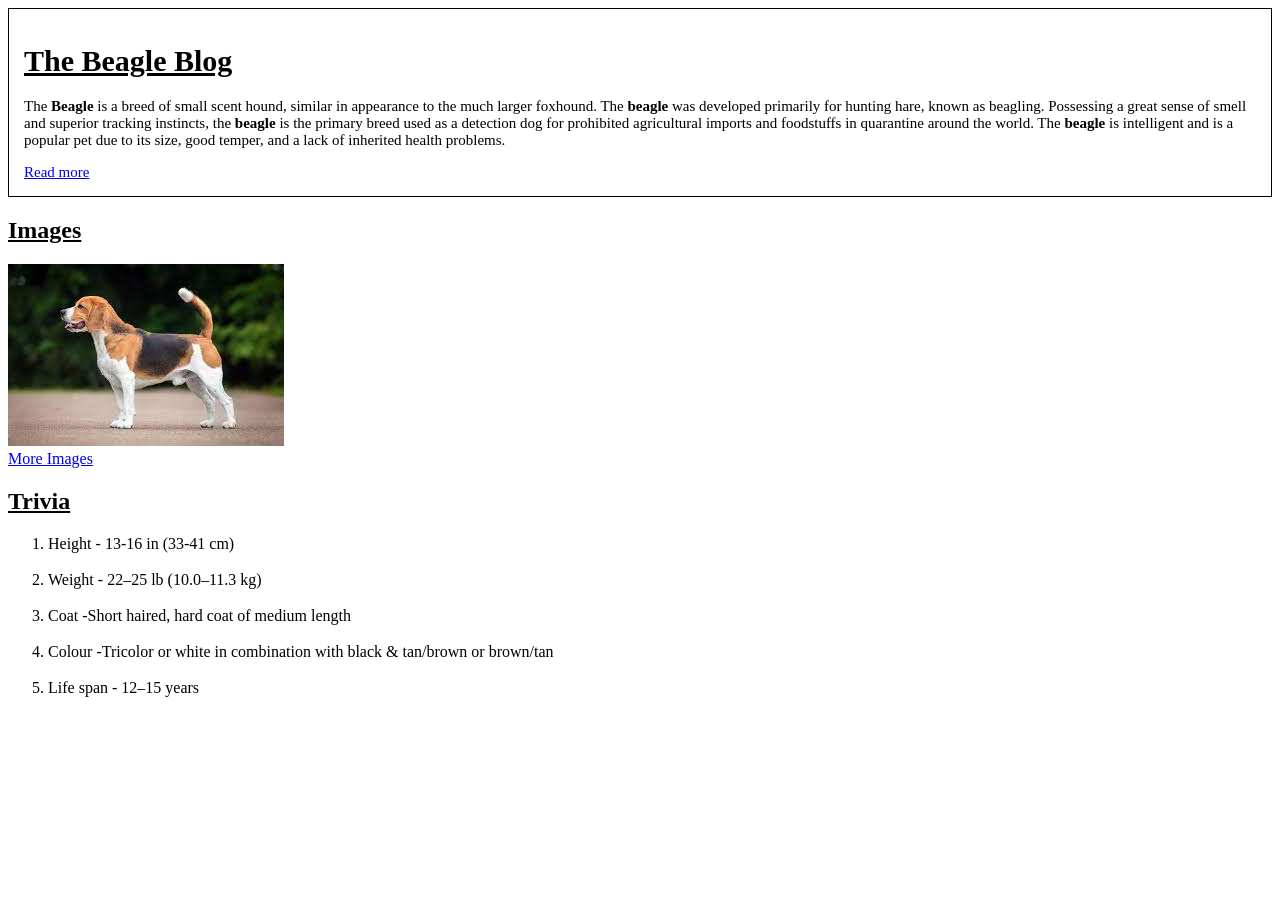
<file: index.html>
<!DOCTYPE html>
<html lang="en">
<head>
    <meta charset="UTF-8">
    <meta http-equiv="X-UA-Compatible" content="IE=edge">
    <meta name="viewport" content="width=device-width, initial-scale=1.0">
    <title>Beagle Blog</title>
    <link rel="icon" type="image/x-icon" href="https://encrypted-tbn0.gstatic.com/images?q=tbn:ANd9GcRVvLi5o-AUjzmp2v0ulQx4Xr-CVnctg8SPPweFNAYxuQ&usqp=CAU&ec=48600113">
    <style>
        #blog{
            border: 1px solid black;
            padding: 15px;
            font-size: 15px;
        }
    </style>
</head>
<body>
    <div id="blog">
        <u><h1>The Beagle Blog</h1></u>
        <p>The <b>Beagle</b> is a breed of small scent hound, similar in appearance to the much larger foxhound. 
            The <b>beagle</b> was developed primarily for hunting hare, known as beagling. Possessing a great sense 
            of smell and superior tracking instincts, the <b>beagle</b> is the primary breed used as a detection dog 
            for prohibited agricultural imports and foodstuffs in quarantine around the world. The <b>beagle</b> is 
            intelligent and is a popular pet due to its size, good temper, and a lack of inherited health problems.
        </p>
        <a href="https://en.wikipedia.org/wiki/Beagle">Read more</a>
    </div>

    <div>
        <u><h2>Images</h2></u>
        <img src="[data-uri]" alt="">
        <br>
        <a href="https://www.google.com/search?q=beagle&rlz=1C5CHFA_enUS944US945&sxsrf=ALiCzsYi_xLzuX5-mgRt-U2UMiiEwhaCTA:1672839794160&source=lnms&tbm=isch&sa=X&ved=2ahUKEwiat8ntha78AhVnDbcAHX7UCYYQ_AUoAXoECAEQAw&biw=1629&bih=894&dpr=2.2">More Images</a>
    </div>

    <div>
        <u><h2>Trivia</h2></u>
        <ol>
            <li>Height - 13-16 in (33-41 cm)</li><br>
            <li>Weight - 22–25 lb (10.0–11.3 kg)</li><br>
            <li>Coat -Short haired, hard coat of medium length</li><br>
            <li>Colour -Tricolor or white in combination with black & tan/brown or brown/tan</li><br>
            <li>Life span - 12–15 years</li>
        </ol>
    </div>
</body>
</html>
</file>
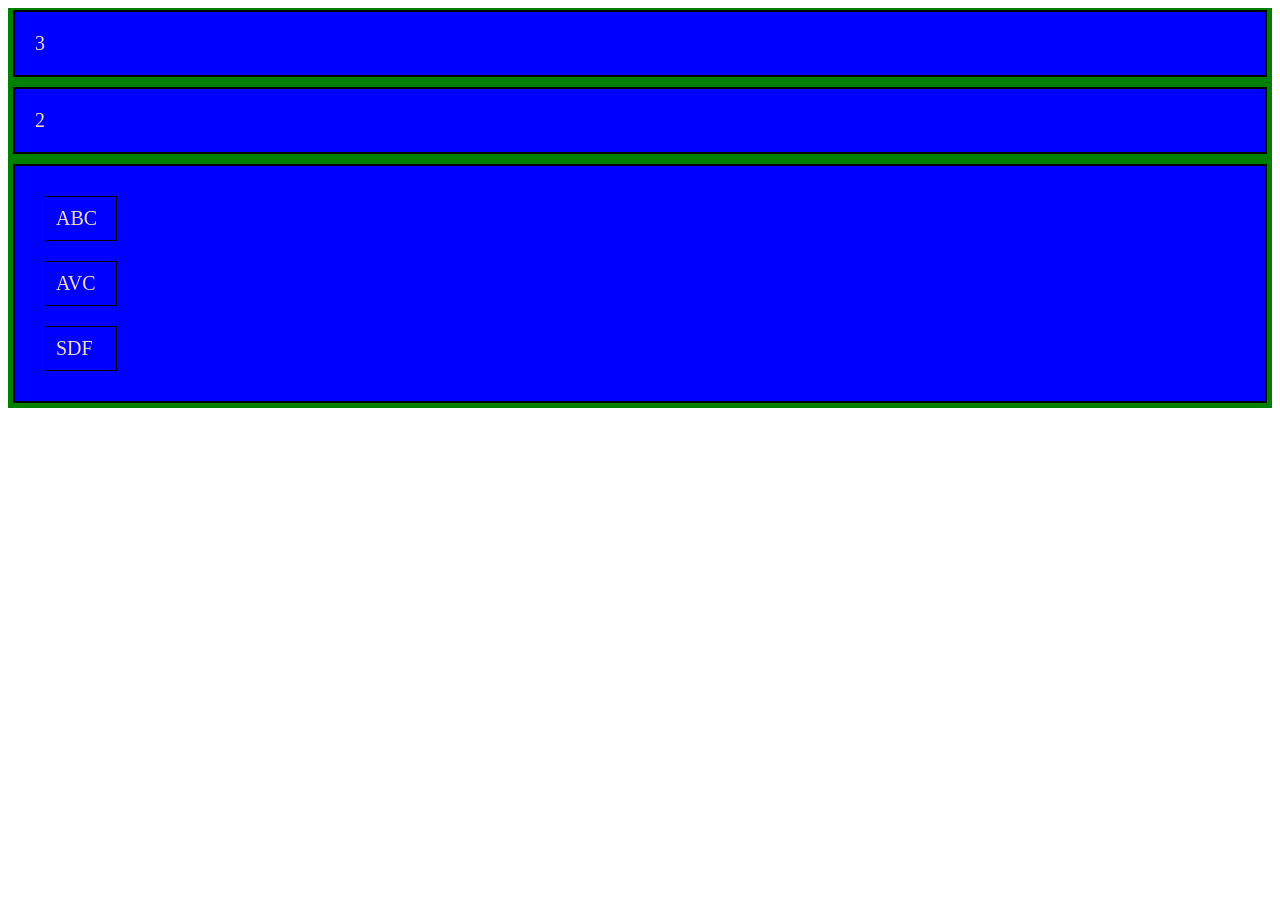
<file: flexbox/index.html>
<!DOCTYPE html>
<html lang="en">
<head>
    <meta charset="UTF-8">
    <meta http-equiv="X-UA-Compatible" content="IE=edge">
    <meta name="viewport" content="width=device-width, initial-scale=1.0">
    <title>FlexBoX</title>
    <link rel="stylesheet" href="style.css">
</head>
<body>
    <div class="container">
        <div class="item" id="ff">
            <div>ABC</div>
            <div>AVC</div>
            <div>SDF</div>
        </div>
        <div class="item">2</div>
        <div class="item">3</div>
        <div class="item">4</div>

    </div>
</body>
</html>
</file>
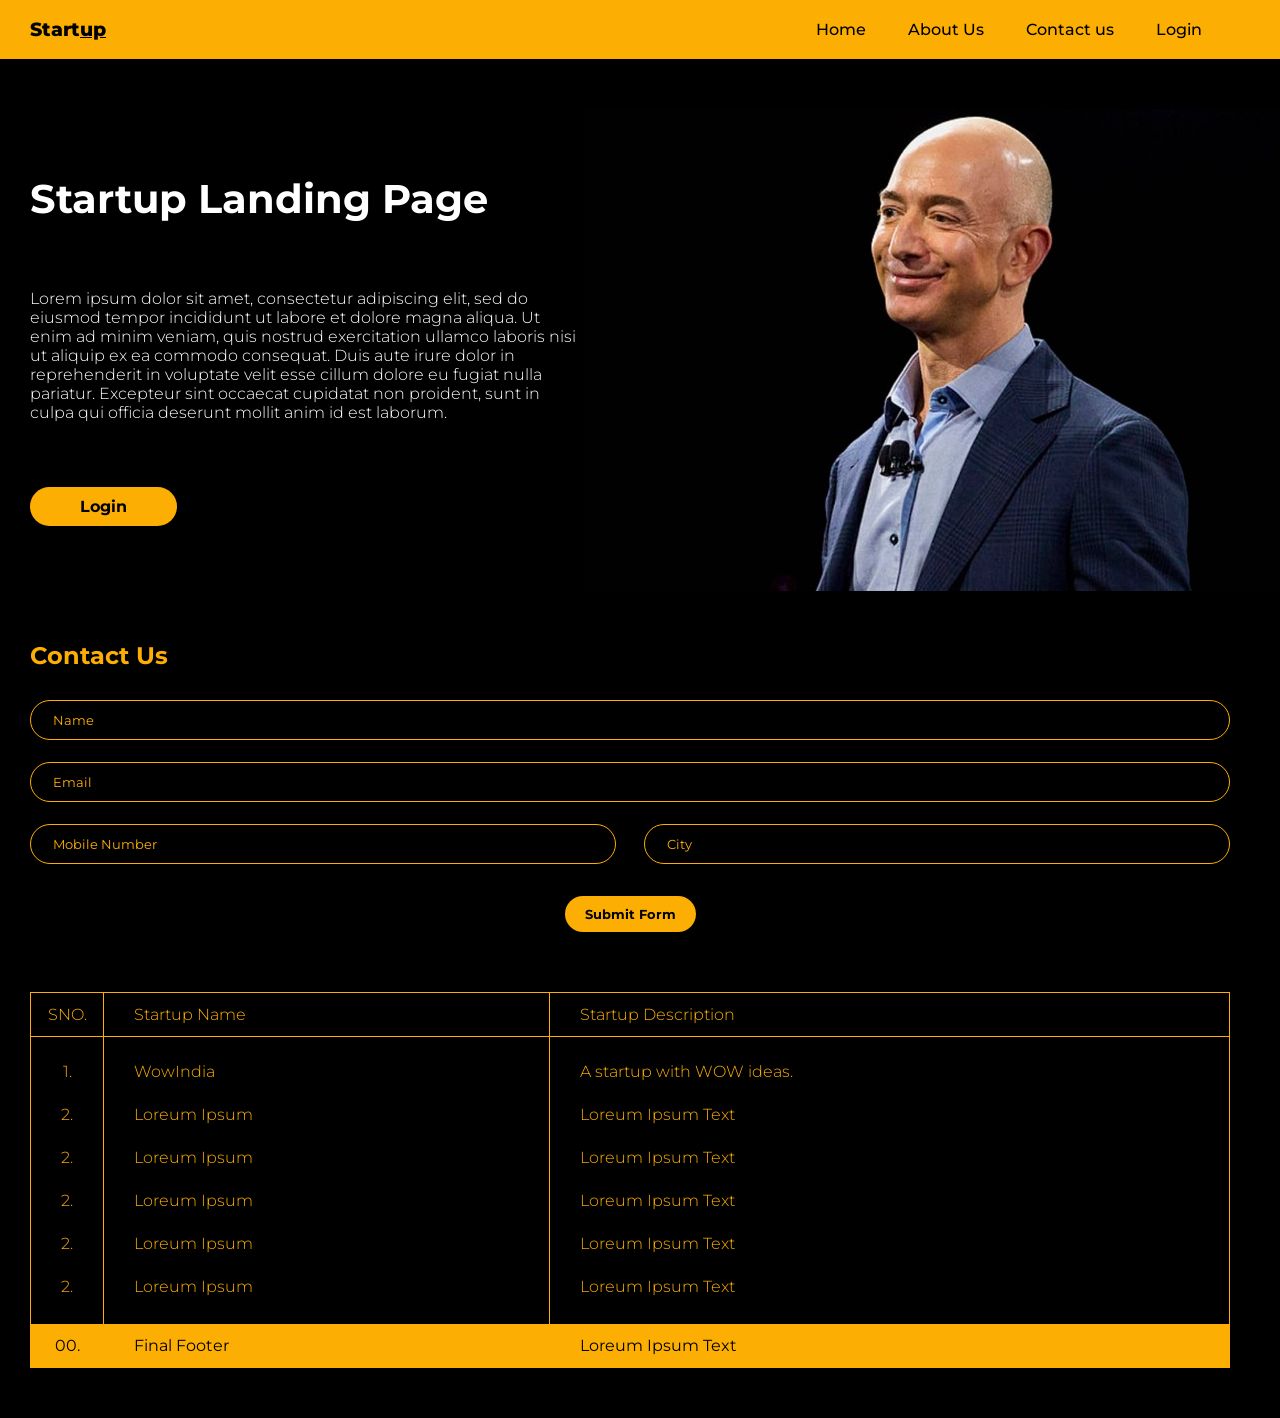
<file: Week-contest-2/index.html>
<!DOCTYPE html>
<html lang="en">

<head>
    <meta charset="UTF-8" />
    <meta http-equiv="X-UA-Compatible" content="IE=edge" />
    <meta name="viewport" content="width=device-width, initial-scale=1.0" />
    <link rel="stylesheet" href="style.css" />
    <title>Startup</title>
</head>

<body>
    <section class="navbar-section">
        <nav>
            <div class="nav-logo">
                <h1>
                    <a href="#">Start<u>up</u></a>
                </h1>
            </div>
            <div class="nav-links">
                <ul>
                    <li><a href="#">Home</a></li>
                    <li><a href="#">About Us</a></li>
                    <li><a href="#">Contact us</a></li>
                    <li><a href="#">Login</a></li>
                </ul>
            </div>
        </nav>
    </section>
    <section class="intro-section">
        <div class="intro-content">
            <h2>Startup Landing Page</h2>
            <p>
                Lorem ipsum dolor sit amet, consectetur adipiscing elit, sed do eiusmod tempor incididunt ut labore et dolore magna aliqua. Ut enim ad minim veniam, quis nostrud exercitation ullamco laboris nisi ut aliquip ex ea commodo consequat. Duis aute irure dolor in reprehenderit in voluptate velit esse cillum dolore eu fugiat nulla pariatur. Excepteur sint occaecat cupidatat non proident, sunt in culpa qui officia deserunt mollit anim id est laborum.
            </p>
            <a class="btn" href="#">Login</a>
        </div>

        <div class="intro">
            <img src="./jeff.jpg" alt="jeff image" />
        </div>
    </section>
    <section class="contact-section">
        <div class="contact-heading">
            <h2>Contact Us</h2>
        </div>
            <form method="post">
                <div class="contact-area">
                    <input type="text"  id="name" name="name" placeholder="Name" />
                    <input type="email" id="email" name="email" placeholder="Email" />
                    <div class="contact-det">
                        <input type="tel" name="mobile" id="mobile" placeholder="Mobile Number" />
                        <input type="text" name="city" id="city" placeholder="City" />
                    </div>
                </div>
                <button class="btn" type="submit">Submit Form</button>
            </form>        
    </section>
    <section class="table-section">
        <table>
            <thead>
                <th class="table-no">SNO.</th>
                <th>Startup Name</th>
                <th>Startup Description</th>
            </thead>
            <tbody>
                <tr>
                    <td class="table-no first-child">1.</td>
                    <td class="first-child">WowIndia</td>
                    <td class="first-child">A startup with WOW ideas.</td>
                </tr>
                <tr>
                    <td class="table-no">2.</td>
                    <td>Loreum Ipsum</td>
                    <td>Loreum Ipsum Text</td>
                </tr>
                <tr>
                    <td class="table-no">2.</td>
                    <td>Loreum Ipsum</td>
                    <td>Loreum Ipsum Text</td>
                </tr>
                <tr>
                    <td class="table-no">2.</td>
                    <td>Loreum Ipsum</td>
                    <td>Loreum Ipsum Text</td>
                </tr>
                <tr>
                    <td class="table-no">2.</td>
                    <td>Loreum Ipsum</td>
                    <td>Loreum Ipsum Text</td>
                </tr>
                <tr>
                    <td class="table-no last-child">2.</td>
                    <td class="last-child">Loreum Ipsum</td>
                    <td class="last-child">Loreum Ipsum Text</td>
                </tr>
            </tbody>
            <tfoot>
                <tr>
                    <td class="table-no">00.</td>
                    <td>Final Footer</td>
                    <td>Loreum Ipsum Text</td>
                </tr>
            </tfoot>            
        </table>
    </section>
</body>

</html>
</file>
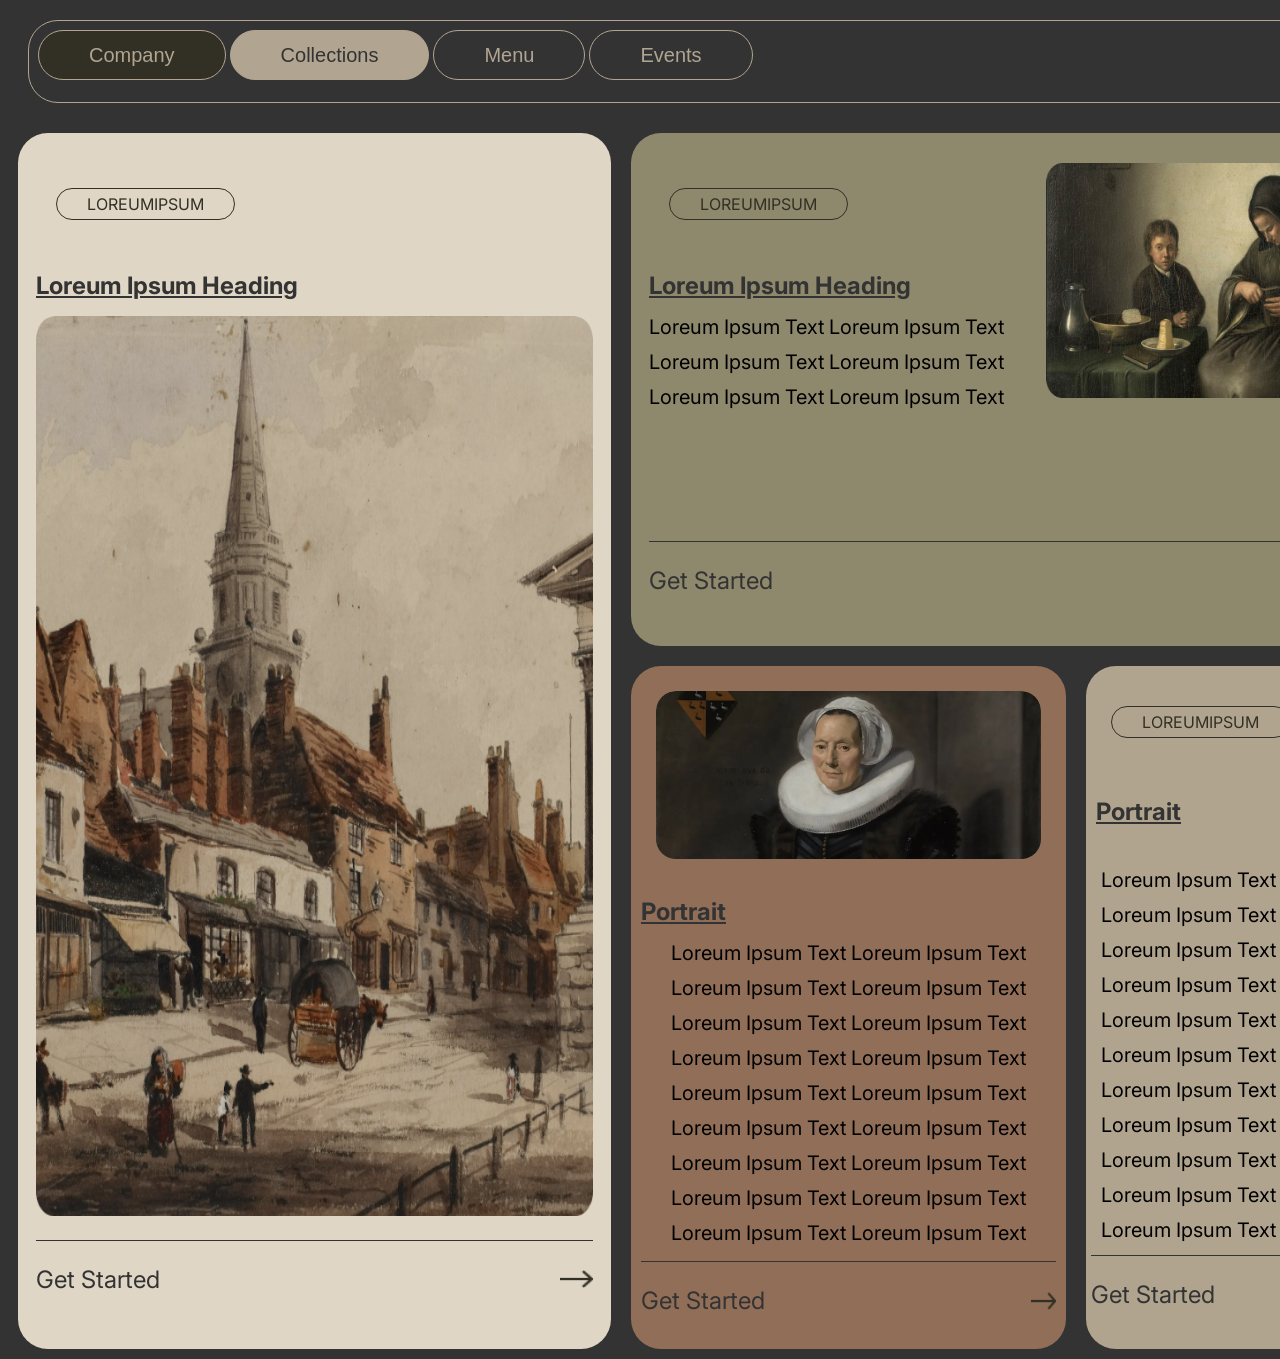
<file: flexbox/F1-Module-test/index.html>
<!DOCTYPE html>
<html lang="en">
<head>
    <meta charset="UTF-8">
    <meta http-equiv="X-UA-Compatible" content="IE=edge">
    <meta name="viewport" content="width=device-width, initial-scale=1.0">
    <title>Module Test</title>
    <link rel="stylesheet" href="style.css">
</head>
<body>
    <div class="container">
        <nav class="navbar">
            <div class="left">
                <button id="first">Company</button>
                <button id="second">Collections</button>
                <button id="third">Menu</button>
                <button id="fourth">Events</button>
            </div>
            <div class="right">
                <button>Contact</button>
            </div>
        </nav>
        <div class="sidebar">
            <p class="heading">LOREUMIPSUM</p>
            <h1 class="head">Loreum Ipsum Heading</h1>
            <div class="image">
                <div>
                    <img src="./sidebar.png" alt="">
                </div>
            </div>
            <div class="getstarted">
                <p>Get Started</p>
                <img src="./Arrow 1.png" alt="">
            </div>
        </div>
        <div id="content1">
            <div class="content1-upper">
                <div>
                    <p class="heading">LOREUMIPSUM</p>
                    <h1 class="head">Loreum Ipsum Heading</h1>
                    <p class="para">Loreum Ipsum Text Loreum Ipsum Text</p>
                    <p class="para">Loreum Ipsum Text Loreum Ipsum Text</p>
                    <p class="para">Loreum Ipsum Text Loreum Ipsum Text</p>
                </div>
                <div class="image">
                    <div>
                        <img src="./content1.png" alt="">
                    </div>
                </div>
            </div>
            <div class="getstarted">
                <p>Get Started</p>
                <img src="./Arrow 1.png" alt="">
            </div>
        
        </div>
        <div id="content2">
            <div class="image" style="padding: 15px">
                <div>
                    <img src="./content2.png" alt="EUROPEANA-Image" />
                </div>
            </div>
            <h2 class="head">Portrait</h2>
            <p class="para">Loreum Ipsum Text Loreum Ipsum Text</p>
            <p class="para">Loreum Ipsum Text Loreum Ipsum Text</p>
            <p class="para">Loreum Ipsum Text Loreum Ipsum Text</p>
            <p class="para">Loreum Ipsum Text Loreum Ipsum Text</p>
            <p class="para">Loreum Ipsum Text Loreum Ipsum Text</p>
            <p class="para">Loreum Ipsum Text Loreum Ipsum Text</p>
            <p class="para">Loreum Ipsum Text Loreum Ipsum Text</p>
            <p class="para">Loreum Ipsum Text Loreum Ipsum Text</p>
            <p class="para">Loreum Ipsum Text Loreum Ipsum Text</p>
            <div class="getstarted">
                <p>Get Started</p>
                <img src="./Arrow 1.png" alt="">
            </div>
        </div>
        <div id="content3">
            <div>
                <p class="heading">LOREUMIPSUM</p>
                <div class="circle-image">
                    <div>
                        <img src="./content3.png" alt="EUROPEANA-Image" />
                    </div>
                </div>
        </div>
            <h2 class="head">Portrait</h2>
            <section class="content2-cont">
                <p class="para">Loreum Ipsum Text Loreum Ipsum Text</p>
                <p class="para">Loreum Ipsum Text Loreum Ipsum Text</p>
                <p class="para">Loreum Ipsum Text Loreum Ipsum Text</p>
                <p class="para">Loreum Ipsum Text Loreum Ipsum Text</p>
                <p class="para">Loreum Ipsum Text Loreum Ipsum Text</p>
                <p class="para">Loreum Ipsum Text Loreum Ipsum Text</p>
                <p class="para">Loreum Ipsum Text Loreum Ipsum Text</p>
                <p class="para">Loreum Ipsum Text Loreum Ipsum Text</p>
                <p class="para">Loreum Ipsum Text Loreum Ipsum Text</p>
                <p class="para">Loreum Ipsum Text Loreum Ipsum Text</p>
                <p class="para">Loreum Ipsum Text Loreum Ipsum Text</p>
               

            </section>
            <div class="getstarted">
                <p>Get Started</p>
                <img src="./Arrow 1.png" alt="">
            </div>
        </div>
    </div>
</body>
</html>
</file>
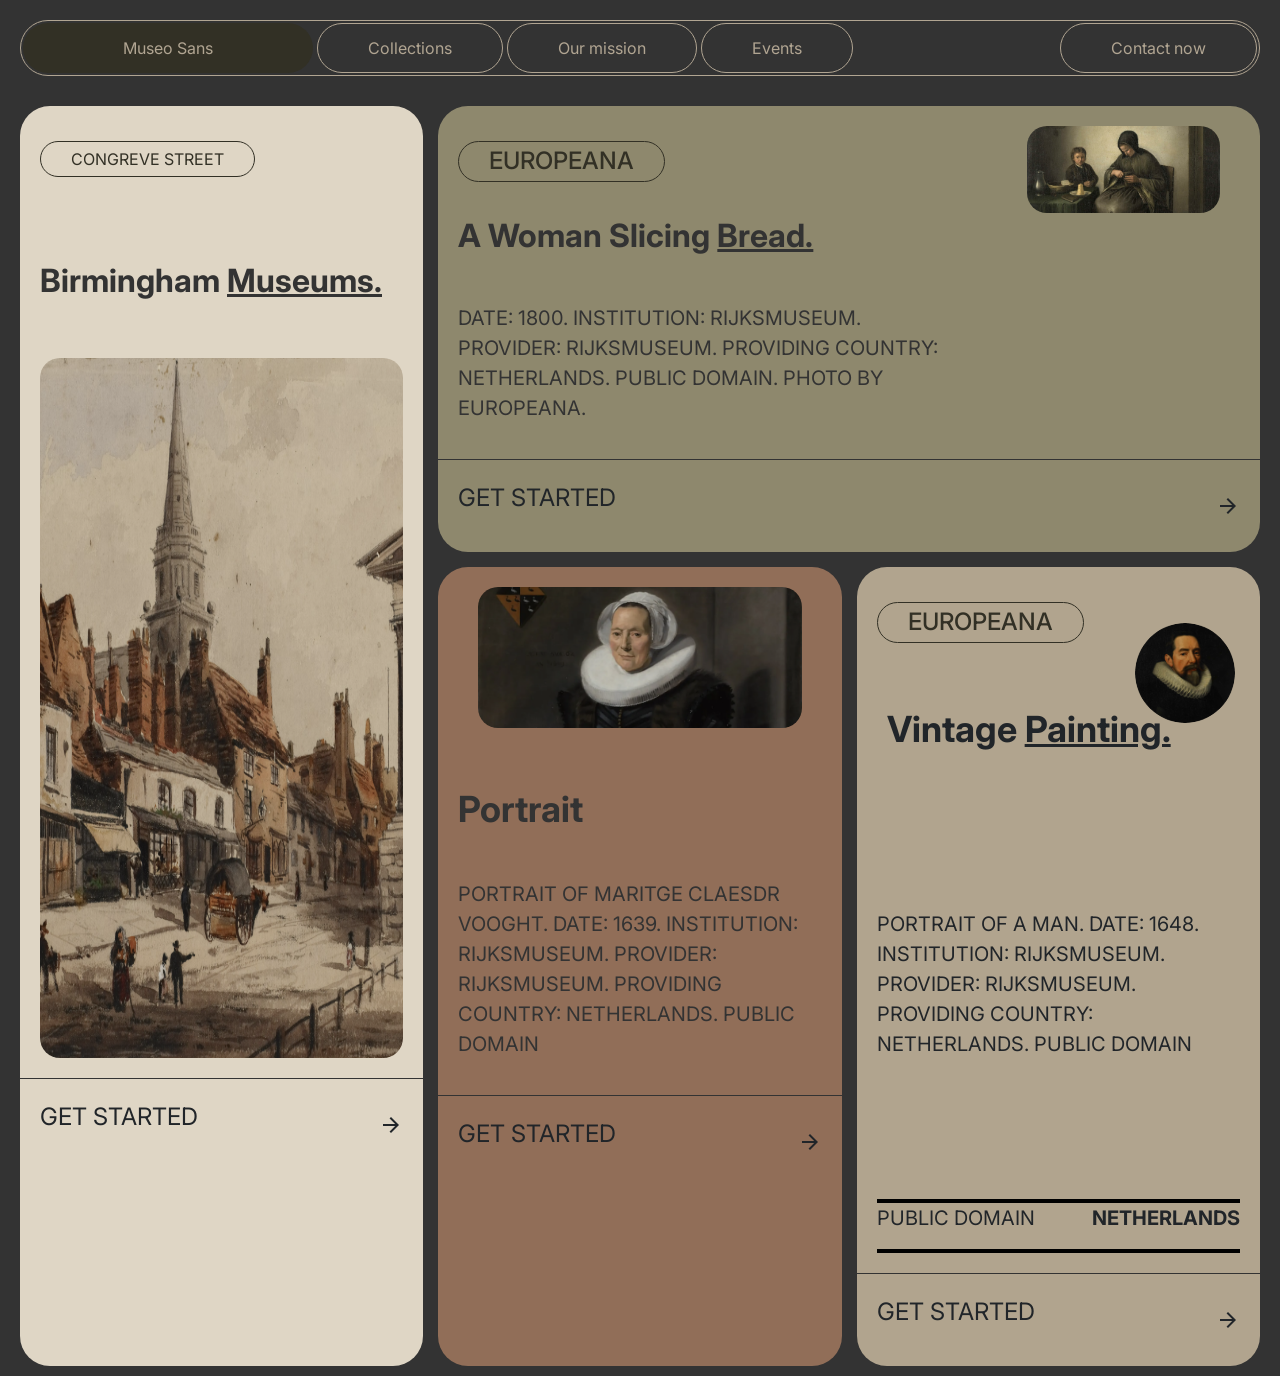
<file: Week-contest-2/demo/index.html>
<!DOCTYPE html><html lang="en">

<head>
    <meta charset="UTF-8" />
    <meta http-equiv="X-UA-Compatible" content="IE=edge" />
    <meta name="viewport" content="width=device-width, initial-scale=1.0" />
    <title>Fronted1_Module_Test</title>
    <link rel="stylesheet" href="style.css" />
    <link rel="preconnect" href="https://fonts.googleapis.com" />
    <link rel="preconnect" h2ref="https://fonts.gstatic.com" crossorigin />
    <link href="https://fonts.googleapis.com/css2?family=Poppins&display=swap" rel="stylesheet" />
    <link href="https://cdn.jsdelivr.net/npm/bootstrap@5.0.2/dist/css/bootstrap.min.css" rel="stylesheet"
        integrity="sha384-EVSTQN3/azprG1Anm3QDgpJLIm9Nao0Yz1ztcQTwFspd3yD65VohhpuuCOmLASjC" crossorigin="anonymous" />
    <link rel="stylesheet"
        href="https://fonts.googleapis.com/css2?family=Material+Symbols+Outlined:opsz,wght,FILL,GRAD@20..48,100..700,0..1,-50..200" />
</head>

<body class="color">
    <header>
        <nav class="nav-container">
            <div class="left-half">
                <button class="first-button">Museo Sans</button>
                <button class="hover-btn">Collections</button>
                <button class="hover-btn">Our mission</button>
                <button class="hover-btn">Events</button>
            </div>
            <div class="right-half">
                <button class="hover-btn">Contact now</button>
            </div>
            <div class="responsive">
                <button class="hover-btn menu">Menu</button>
            </div>
        </nav>
    </header>
    <main>
        <div class="card-container">
            <div class="item-1">
                <p>CONGREVE STREET</p>
                <h2>Birmingham <span>Museums.</span></h2>
                <div class="image">
                    <div>
                        <img src="./sidebar.png" alt="Birmingham-Museums-Image" />
                    </div>
                </div>
                <div class="last-item">
                    <p>GET STARTED</p>
                    <span class="material-symbols-outlined"> arrow_forward </span>
                </div>
            </div>
            <div class="item-2">
                <div class="item-2-upper">
                    <div>
                        <h4>EUROPEANA</h4>
                        <h2>A Woman Slicing <span>Bread.</span></h2>
                        <p>
                            DATE: 1800. INSTITUTION: RIJKSMUSEUM. PROVIDER: RIJKSMUSEUM.
                            PROVIDING COUNTRY: NETHERLANDS. PUBLIC DOMAIN. PHOTO BY
                            EUROPEANA.
                        </p>
                    </div>
                    <div class="image" style="padding: 20px">
                        <div>
                            <img src="./content1.png" alt="EUROPEANA-Image" />
                        </div>
                    </div>
                </div>
                <div class="last-item">
                    <p>GET STARTED</p>
                    <span class="material-symbols-outlined"> arrow_forward </span>
                </div>
            </div>
            <div class="item-3">
                <div class="image" style="padding: 20px">
                    <div>
                        <img src="./content2.png" alt="EUROPEANA-Image" />
                    </div>
                </div>
                <h2>Portrait</h2>
                <p>
                    PORTRAIT OF MARITGE CLAESDR VOOGHT. DATE: 1639. INSTITUTION:
                    RIJKSMUSEUM. PROVIDER: RIJKSMUSEUM. PROVIDING COUNTRY: NETHERLANDS.
                    PUBLIC DOMAIN
                </p>
                <div class="last-item">
                    <p>GET STARTED</p>
                    <span class="material-symbols-outlined"> arrow_forward </span>
                </div>
            </div>
            <div class="item-4">
                <div>
                    <h4>EUROPEANA</h4>
                    <div class="circle-image">
                        <div>
                            <img src="./content3.png" alt="EUROPEANA-Image" />
                        </div>
                    </div>
                </div>
                <h2>Vintage <span>Painting.</span></h2>
                <p>
                    PORTRAIT OF A MAN. DATE: 1648. INSTITUTION: RIJKSMUSEUM. PROVIDER:
                    RIJKSMUSEUM. PROVIDING COUNTRY: NETHERLANDS. PUBLIC DOMAIN
                </p>
                <section class="line">
                    <p>PUBLIC DOMAIN</p>
                    <p style="font-weight: bold">NETHERLANDS</p>
                </section>
                <div class="last-item">
                    <p>GET STARTED</p>
                    <span class="material-symbols-outlined"> arrow_forward </span>
                </div>
            </div>
        </div>
    </main>
    <script src="https://cdn.jsdelivr.net/npm/bootstrap@5.0.2/dist/js/bootstrap.bundle.min.js"
        integrity="sha384-MrcW6ZMFYlzcLA8Nl+NtUVF0sA7MsXsP1UyJoMp4YLEuNSfAP+JcXn/tWtIaxVXM"
        crossorigin="anonymous"></script>
</body>

</html>
</file>
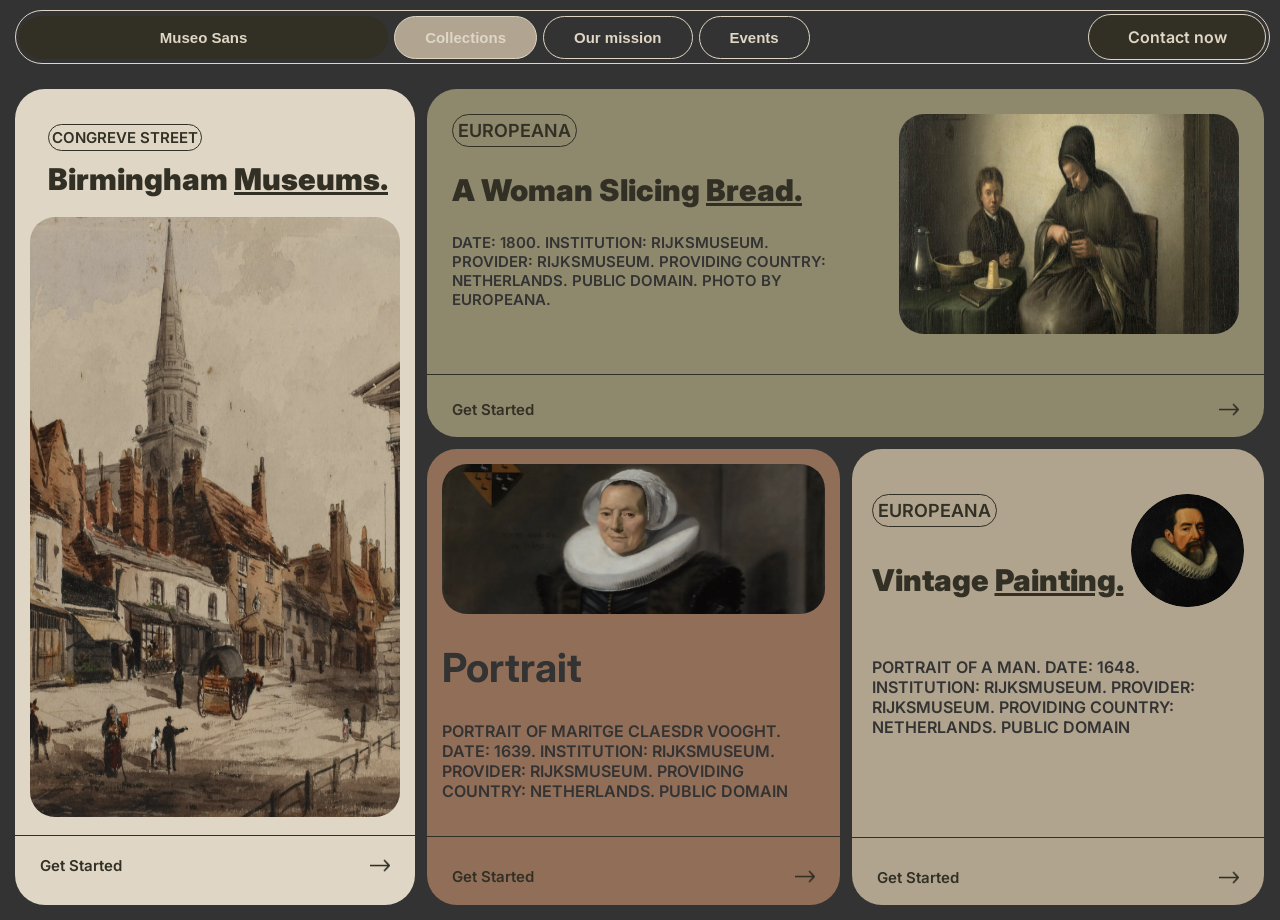
<file: flexbox/F1-Module-test/f1-module-test/index.html>
<!DOCTYPE html>
<html lang="en">
<head>
    <meta charset="UTF-8">
    <meta http-equiv="X-UA-Compatible" content="IE=edge">
    <meta name="viewport" content="width=device-width, initial-scale=1.0">
    <title>Module Test</title>
    <link rel="stylesheet" href="./style.css">
</head>
<body>
    <nav class="navbar">
        <div class="left-nav">
            <button class="item1">Museo Sans</button>
            <button class="item2 left-button">Collections</button>
            <button class="item3 left-button">Our mission</button>
            <button class="item3 left-button">Events</button>

        </div>
        <div class="right-nav">
            <div>Contact now</div>
        </div>
    </nav>
    <section class="container">
        <div class="sidebar">
            <span>CONGREVE STREET</span>
            <h2>Birmingham </h2>
            <div id="img">
                <img id="img1" src="./sidebar.png" alt="painting">
            </div>
            <div class="line"></div>
            <div class="mid-div">
                <span>Get Started</span>
                <img  src="./Arrow 1.png" alt="">
            </div>
        </div>
        <div class="content1">
            <div class="content1-one">
                <div class="content1-two">
                    <span>EUROPEANA</span>
                    <h2>A Woman Slicing </h2>
                    <p>DATE: 1800. INSTITUTION: RIJKSMUSEUM. PROVIDER: RIJKSMUSEUM. PROVIDING COUNTRY: NETHERLANDS. PUBLIC DOMAIN. PHOTO BY EUROPEANA.</p>
                </div>
                <div id="img-two" >
                    <img id="img2" src="./content1.png" alt="women">
                </div>
                
            </div>
            <div class="line">
            </div>
            <div class="mid-div">
                <span>Get Started</span>
                <img src="./Arrow 1.png" alt="">
            </div>
        </div>
        <div class="content2">
            <div class="content2-one">
                <div id="img-three">
                    <img id="img3" src="./content2.png" alt="">
                </div>
                <h1 id="h1">Portrait</h1>               
                <p>PORTRAIT OF MARITGE CLAESDR VOOGHT. DATE: 1639. INSTITUTION: RIJKSMUSEUM. PROVIDER: RIJKSMUSEUM. PROVIDING COUNTRY: NETHERLANDS. PUBLIC DOMAIN</p>
            </div>
            <div class="line"></div>
            <div class="mid-div">
                <span>Get Started</span>
                <img src="./Arrow 1.png" alt="">
            </div>
        </div>
        <div class="content3">
            <div class="content3-one">
                <div class="content3-one-inner">
                    <span>EUROPEANA</span>
                    <h1>Vintage  </h1>  
                </div>
                <div id="img-four">
                    <img id="img4" src="./content3.png" alt="man">
                </div>
               
            </div>
            <p>PORTRAIT OF A MAN. DATE: 1648. INSTITUTION: RIJKSMUSEUM. PROVIDER: RIJKSMUSEUM. PROVIDING COUNTRY: NETHERLANDS. PUBLIC DOMAIN</p>
            <div class="line"></div>
            <div class="mid-div">
                <span>Get Started</span>
                <img src="./Arrow 1.png" alt="">
            </div>
        </div>  
    </section>
    
</body>
</html>
</file>
<file: flexbox/style.css>
.container{
    background-color: green;
    height: 400px;
    display: flex;
    flex-direction: column-reverse;
}

.container .item{
    background-color: blue;
    font-size: 20px;
    color: wheat;
    padding: 20px;
    border: 2px solid black;
    margin: 5px;
    
    
}

.container #ff{
    background-color: blue;
    font-size: 20px;
    color: wheat;
    padding: 20px;
    border: 2px solid black;
    margin: 5px;
    display: flex;
    flex-direction: column;
}

.container #ff div{
    width: 50px;
    border: 1px solid black;
    padding: 10px;
    margin: 10px;
}
</file>
<file: Week-contest-2/style.css>
@import url('https://fonts.googleapis.com/css2?family=Montserrat:wght@100;200;300;600;700;800&display=swap');
*{
    margin: 0;
    padding: 0;
    font-family: 'Montserrat', sans-serif;
    list-style: none;   
}
section{
    background-color: #000;
}

.navbar-section{
    background-color: #fcaf02;
    padding: 10px 50px 10px 30px;
    position: sticky;
    top: 0;
}
.navbar-section nav{
    align-items: center;
    display: flex;
    justify-content: space-around;
}
div.nav-links{
    display: flex;
    flex-direction: row-reverse;
    
}
.nav-logo{
    flex: 1;
}
.nav-logo a{
    font-weight: 800;
}
.nav-links ul li{
    display: inline-block;
    padding: 10px;
    margin-right: 18px;   
}
a{
    text-decoration: none;
    color: #000;
    font-weight: 500;
}

.intro-section{
    padding-top: 50px;
    display: flex;
}
.intro-content{
    display: flex;
    flex-direction: column;
    justify-content: space-evenly;
    align-items: start;
    flex: 1;
    padding-left: 30px;
}
.intro-content h2{
    font-weight: 700;
    font-size: 2.5rem;
    color: #fff;
}
.intro-content p{
    text-align: left;
    font-weight: 300;
    color: #fff;
}
.intro{
    flex: 1;
    display: flex;
    float:right;
    justify-content: center;
}
.intro-media img{
    height: 300px;
}
.btn{
    padding:10px 50px;
    color: #000;
    font-weight: 700;
    border-radius: 50px;
    border: none;
    background-color: #fcaf02;
}
.contact-section{
    padding: 50px 50px 10px 30px;
}
.contact-section form{
    padding-top: 30px;
    display: flex;
    flex-direction: column;
    align-items: center;
}
.contact-heading h2{
    color: #fcaf02;
    font-weight: 700;
}
.contact-area{
    display: flex;
    flex-direction: column;
    justify-content: center;
    width: 100%;
}
.contact-det{
    display: flex;
    width: 100%;
    justify-content: space-between;
}
.contact-det input{
    width: 45%;
}
input{
    padding: 11px 22px;
    border: 1px solid #fcaf02;
    color: #fcaf02;
    border-radius: 50px;
    background-color: #000;
    margin-bottom: 22px;
    outline: none;
}
::placeholder { 
    color: #fcaf02;
}
.contact-section button{
    padding: 10px 20px !important;
    margin-top: 10px;
    cursor: pointer;
}

.table-section{
    padding:50px 50px 50px 30px;
    display: flex;
    justify-content: center;
    flex-direction: column;
}
table{
    width: 100%;
}
table,th{
    border:1px solid #fcaf02;
    border-collapse: collapse;
    font-weight: 300;
    color: #fcaf02;
}
td,th{
    text-align: left;
    border-right: 1px solid #fcaf02;
    padding-left: 30px;
}
.table-no{
    text-align: center ;
    padding: 12px 12px;
    width:0;
}
tfoot{
    background-color: #fcaf02;
    color: #000;
    font-weight: 400;
}
.last-child{
    padding:12px 30px 28px;
}
.first-child{
    padding: 25px 30px 12px ;
}
</file>
<file: flexbox/F1-Module-test/style.css>
@import url('https://fonts.googleapis.com/css2?family=Inter:wght@100;200;300;400;500;600&family=Montserrat&display=swap');

body{
    font-family: 'Inter', sans-serif;
    background-color: #333333;
    
}

.container{
    display: grid;
    grid-template-columns: 0.4fr 1fr 1fr;
    grid-template-rows: 0.3fr 1.5fr 2fr;
    grid-template-areas: 
        "navbar navbar navbar"
        "sidebar content1 content1"
        "sidebar content2 content3";
    grid-gap:20px;
    margin: 10px;
}
.navbar{
   grid-area: navbar;
    background-color: #333333;
    display: flex;
    justify-content: space-between;
    margin: 10px;
    padding: 9px;
    border: 1px solid #b1a592;
    border-radius: 30px;
}
.sidebar, #content1, #content2, #content3{
    position: relative;
}
button{
   
    height: 50px;
    border: 1px solid #b1a592;
    border-radius: 25px;
    font-size: 20px;
    color: #b1a592;
    padding: 0 50px;
    background-color: transparent;
}
button:hover{
   transform: scale(1.1);
   transition: 0.4s ease-in-out;
   background-color: #b1a592;
   color:#333333;
}
#first{
    background-color: #323025;
}
#first:hover:first-child{
    color:#b1a592;
}
#second{
    background-color: #B1A592;
    color: #333333;
}
.sidebar{
    grid-area: sidebar;
    background-color: #DFD6C5;
    border-radius: 30px;
    padding:20px 18px;
    
}

.heading{
    color: #323025;
    border: 1px solid #323025;
    border-radius: 50px;
    display: inline-block;
    margin: 35px 20px;
    padding: 5px 30px;
}

.head{
    text-decoration: underline;
    color: #333333;
    background-color: #DFD6C5;
    font-size: 24px;
    font-weight: 700;
}

.sidebar img{
    width:557px;
    height: 900px;
    background-color: #DFD6C5;
    transition: all 0.4s ease-in-out;
}
  

.getstarted{
    display: flex;
    justify-content: space-between;
    margin-top:20px;
    border-top: 1px solid #333333;
    align-items: center;
    background-color: #DFD6C5;
}
.image > div {
    overflow: hidden;
    border-radius: 20px;
  }

  .image img{
    transition: all 0.4s ease-in-out;
  }

.image:hover img{
    transform: scale(1.1); 
}
.getstarted p{
     color:#333333;
     font-size: 24px;
     font-weight: 400;
     background-color: #DFD6C5;  
}

.getstarted img{
    width: 6%;
    height:18px;
   
}
#content1{
    grid-area: content1;
    background-color: #8E886D;
    padding: 20px 18px;
   border-radius: 30px;
    position: relative;
}
.content1-upper{
    display: flex;
    justify-content: space-between;
    align-items: flex-start;
   
}
.content1-upper .head{
    background-color: #8E886D;
}

.para{
    font-style: normal;
    font-weight: 400;
    font-size: 20px;
    line-height: 15px; 
}
#content1 .getstarted{
    margin-top:116px;
}
#content1 .getstarted,#content1 .getstarted p {
    background-color: #8E886D;
}

#content1 .image img{
    position: absolute;
    width: 432px;
    height: 235px;
    left: 415px;
    top: 30px
}

#content2{
    grid-area: content2;
    background-color: #916E58;
    border-radius: 30px;
    padding: 10px;
}

#content2  h2 {
    background-color: #916E58;
   
}  

#content2 .getstarted, #content2 .getstarted p{
    background-color: #916E58;
}

#content2 .image img{
    width: 385px;
    height: 168px;
   
}
.image > div {
    overflow: hidden;
    border-radius: 20px;
  }
#content2 .para{
    font-style: normal;
    font-weight: 400;
    font-size:20px;
    line-height: 15px;
    text-align: center;
}


#content3{
    grid-area: content3;
    background-color: #B1A48E;
    border-radius: 30px;
    padding: 5px;
}

.circle-image {
    height: 30px;
    width: 128px;
    padding: 33px;
    
}

.circle-image > div {
    border-radius: 80px;
}

.circle-image > div > img {
    transition: all 0.4s ease-in-out;
    overflow: hidden;
}

  #content3:hover > div > .circle-image > div > img {
    transform: scale(1.1);
}

  #content3 > div {
    display: flex;
    justify-content: space-between;
    align-items: center;
}

  #content3 h2{
    background-color: #B1A48E;
    padding: 5px;
}

  #content3 .content2-cont{
    padding: 10px;
    margin-top: -8px;
}
  #content3 .getstarted{
    margin-top: -13px;
    
}

  #content3 .getstarted, #content3 .getstarted p{
    background-color: #B1A48E;
}

@media(max-width:840px){
    .container {
        display: grid;
        grid-template-columns: 1fr 1fr;
        gap: 15px;
      }
     
      #content2,#content1  {
        grid-column: 3/1;
      }
      .sidebar > h1 {
        padding-top: 0;
        padding-bottom: 20px;
      }
      .left, .right {
        display: none;
      }
      .left {
       
        display: flex;
        flex-grow: 1;
      }
      #first {
        flex-grow: 1;
      }
}

@media only screen and (max-width:540px){
    .container{
        display: grid;
        grid-template-columns: 0.5fr;
        grid-template-rows: 100px 0.3fr 0.5fr 0.5fr 0.5fr;
        grid-template-areas: 
        "nav"
        "sidebar"
        "content1"
        "content2"
        "content3";
    }
    .navbar{
        grid-area: nav;
       
    }
    
    

    .sidebar{
        grid-area: sidebar;
        width:100%;
    }
    #content1{
        grid-area: content1;
        width:100%;
    }
    #content2{
        grid-area: content2;
        width:100%;
    }

    #content3{
        grid-area: content3;
        width:100%;
    }
}
</file>
<file: Week-contest-2/demo/style.css>
@import url('https://fonts.googleapis.com/css2?family=Inter:wght@100;200;300;400;500;600;700;800&display=swap');
* {
    font-family: 'Inter', sans-serif;
  }
  .color {
    background-color: #333333;
  }
  .nav-container {
    display: flex;
    justify-content: space-between;
    margin: 20px;
    padding: 2px;
    border: 1px solid #b1a592;
    border-radius: 30px;
  }
  .nav-container button {
    height: 50px;
    border: 1px solid #b1a592;
    border-radius: 25px;
    color: #b1a592;
    padding: 0 50px;
    background-color: transparent;
  }
  .first-button {
    background-color: #323025 !important;
    border: none !important;
    padding: 0 100px !important;
  }
  .hover-btn:hover {
    background-color: #b1a592;
    color: #333333;
  }
  .card-container {
    padding: 10px 20px;
  }
  .item-1 {
    background-color: #dfd6c5;
    border-radius: 30px;
  }
  .item-1 > p,
  .item-2-upper > div > h4,
  .item-4 > div > h4 {
    color: #323025;
    border: 1px solid #323025;
    border-radius: 50px;
    display: inline-block;
    margin: 35px 20px;
    padding: 5px 30px;
  }
  
  .item-1 img{
    height: 700px;
  }
  .item-1 > h2,
  .item-2-upper > div > h2 {
    font-weight: bold;
    color: #333333;
    padding-left: 20px;
    padding-bottom: 20px;
  }
  .item-1 > h2 > span,
  .item-2-upper > div > h2 > span {
    text-decoration: underline;
  }
  .image {
    margin: 0 20px;
    margin-bottom: 20px;
    display: inline-block;
    border-radius: 20px;
  }
  .item-1,
  .item-2,
  .item-3,
  .item-4 {
    position: relative;
  }
  .last-item {
    display: flex;
    justify-content: space-between;
    padding: 20px;
    border-top: 1px solid #333333;
    align-items: center;
  }
  .image > div > img {
    transition: all 0.4s ease-in-out;
    width: 100%;
  }
  .image > div {
    overflow: hidden;
    border-radius: 20px;
  }
  .item-1:hover > .image > div > img,
  .item-2:hover > .item-2-upper > .image > div > img,
  .item-3:hover > .image > div > img {
    transform: scale(1.1);
  }
  .item-2-upper {
    display: flex;
    justify-content: space-between;
    align-items: flex-start;
  }
  .item-2 {
    background-color: #8e886d;
    border-radius: 30px;
  }
  .item-2-upper > div > p {
    color: #333333;
    padding: 20px;
    font-size: 20px;
  }
  .last-item > p {
    font-size: 24px;
  }
  .item-3 {
    background: #916e58;
    border-radius: 30px;
  }
  .item-3 > h2 {
    font-size: 36px;
    color: #333333;
    padding: 20px;
    font-weight: bold;
  }
  .item-3 > p {
    font-weight: 400;
    font-size: 20px;
    color: #333333;
    padding: 20px;
  }
  .item-4 {
    background-color: #b1a48e;
    border-radius: 30px;
  }
  .circle-image {
    height: 50px;
    width: 150px;
    padding: 25px;
  }
  .circle-image > div {
    overflow: hidden;
    border-radius: 80px;
  }
  .circle-image > div > img {
    transition: all 0.4s ease-in-out;
    width: 100%;
  }
  .item-4:hover > div > .circle-image > div > img {
    transform: scale(1.1);
  }
  .item-4 > div {
    display: flex;
    justify-content: space-between;
    align-items: center;
  }
  .item-4 > h2 {
    font-weight: 700;
    font-size: 36px;
    padding: 30px;
  }
  .item-4 > h2 > span {
    text-decoration: underline;
  }
  .item-4 > p {
    font-size: 20px;
    padding: 120px 60px 120px 20px;
  }
  .line > p {
    font-size: 20px;
  }
  .line {
    display: flex;
    justify-content: space-between;
    align-items: center;
    border-top: 4px solid black;
    border-bottom: 4px solid black;
    margin: 20px;
  }
  .card-container {
    display: grid;
    grid-template-columns: 1fr 1fr 1fr;
    gap: 15px;
  }
  .item-1 {
    grid-row: 1/3;
  }
  .item-2 {
    grid-column: 2/4;
  }
  .item-1 > h2 {
    padding-top: 50px;
    padding-bottom: 50px;
  }
  @media (min-width: 840px) {
    .responsive {
      display: none;
    }
  }
  @media (max-width: 840px) {
    .card-container {
      display: grid;
      grid-template-columns: 1fr 1fr;
      gap: 15px;
    }
    .item-1,
    .item-2 {
      grid-column: 1/3;
    }
    .item-1 > h2 {
      padding-top: 0;
      padding-bottom: 20px;
    }
    .left-half > .hover-btn,
    .right-half {
      display: none;
    }
    .left-half {
      flex-grow: 1;
      display: flex;
    }
    .first-button {
      flex-grow: 1;
    }
  }
  @media (max-width: 540px) {
    .card-container {
      display: grid;
      grid-template-columns: 1fr;
      gap: 15px;
    }
    .item-1,
    .item-2 {
      grid-column: 1/2;
    }
    .item-4 > h2 {
      margin-top: 40px;
    }
    .responsive {
      display: flex;
    }
    .menu {
      padding: 0 10px !important;
    }
    .item-2-upper {
      display: flex;
      justify-content: space-between;
      align-items: flex-start;
      flex-direction: column;
    }
  }
  .item-3 > h2 {
    display: inline-block;
    position: relative;
  }
  .item-3 > h2::before {
    content: "";
    position: absolute;
    left: 20px;
    bottom: 0;
    width: 0%;
    height: 5px;
    background-color: #333333;
    transition: width 1s ease-out;
  }
  .item-3:hover > h2::before {
    width: 80%;
  }
</file>
<file: flexbox/F1-Module-test/f1-module-test/style.css>
@import url('https://fonts.googleapis.com/css2?family=Inter:wght@100;200;300;400;500;600&family=Montserrat&display=swap');

*{
    margin:0;
    padding: 0;
}
body{
    font-family: 'Inter', sans-serif;
    background: #333333;
}
.navbar{
    margin:10px 10px 10px 15px;
    display: flex;
    justify-content: space-between;
    align-items: center;
   
    border:1px solid #DFD6C5;
    border-radius:36px;
}
.left-nav{ 
    display: flex;
    align-items: center; 
}
.left-nav .item1{
    margin:3px;
    background: #323025;
    color: #DFD6C5;
    font-size: 15px;
    padding:12px 30px;
    border:1px solid #DFD6C5;
    border-radius: 40px;
    font-weight: 600;
}


.left-nav .left-button{
    margin:3px;
    background: #333333;
    color: #DFD6C5;
    font-size: 15px;
    padding:12px 30px;
    border:1px solid #DFD6C5;
    border-radius: 40px;
    font-weight: 600;
    transition: 0.3s ease-in-out;
    
}
.left-nav .item-2{
    background-color: #B1A592;
}
.right-nav{
    margin:3px;
    background: #323025;
    color: #DFD6C5;
    font-size: 15x;
    padding:12px 3vw;
    border:1px solid #DFD6C5;
    border-radius: 40px;
    font-weight: 600;
    transition: 0.3s ease-in-out;
}
.navbar .item1{
    border:none;
    padding: 13px 11vw;
}


.container{
    display:grid;
    grid-template-columns: 32% 33% 33%;
    grid-template-rows: 0.8fr 1.1fr;
    gap:12px 12px;
    padding:15px;

}
.sidebar{
    display:flex;
    flex-direction: column;
    gap:10px;
    background:#DFD6C5;
    grid-column:1/2;
    grid-row: 1/3;
    border-radius: 30px;
     
}
.sidebar >span{
    padding:3px;
    color:#323025;
    font-size: 15px;
    font-weight: 600;
    border:1.5px solid #323025;
    margin:35px 0px 0px 33px;
    border-radius: 25px;
    align-self: start;
}
.sidebar h2{
    color: #323025;
    font-size: 30px;
    font-weight: 1000;
    margin-left: 33px;
    width:fit-content;
    align-self: start;
}
.sidebar>h2::after {
    content: 'Museums.';
    text-decoration: underline;
}
.sidebar >#img{
    display:block;
    overflow: hidden;
    margin:10px 15px 8px 15px;
    height:600px;
    border-radius: 25px;
   
}
#img1{
    width:100%;
    height:100%;
    transition: 0.4s ease-in-out;
}
.line{
   background-color: #323025;
    width:100%;
    height:1px;
    padding:0px;
    margin:none;
}
.mid-div{
    display:flex;
    justify-content: space-between;
    align-items: center;
    padding:10px;
    margin:0px 15px 8px 15px;
} 

.mid-div >span{
    color: #323025;
    font-weight: 600;
    font-size:15px;
}
.mid-div >img{
    width:20px;
}
.content1{
    background: #8E886D;
    grid-column:2/4;
    grid-row: 1/2;
    display:flex;
    flex-direction: column;
    gap:15px;
    border-radius:30px;
}
.content1-one{
    display:flex;
    gap:45px;
    padding:25px;
}
.content1-two{
   
    display:flex;
    flex-direction: column;
    gap:25px;
   
}
.content1-two >span{

    padding:5px;
    color:#323025;
    font-size: 18px;
    border:1.5px solid #323025;
    font-weight: 600;
    border-radius: 25px;
    align-self: start;
}
.content1-two> h2{
    color: #323025;
    font-size: 30px;
    font-weight: 1000;
    align-self: start;
}
.content1-two>h2::after {
    content: 'Bread.';
    text-decoration: underline;
}
.content1-one > #img-two{
 
 overflow: hidden;
 width:960px;  
 height:220px;
 border-radius: 25px;
}
#img2{
    width:100%;
    height:100%;
    transition: 0.3s ease-in-out;
}
.content1-two>p{
    color: rgba(51, 51, 51, 1);
    font-weight: 600;
    font-size: 15px;
}
.content2{
    background: #916E58;
    grid-column:2/3;
    grid-row: 2/3;
    display:flex;
    flex-direction: column;
    border-radius: 30px;
    gap:20px;  
}
.content2-one{
    display:flex;
    flex-direction: column;
    padding:15px;
    gap:29px;

}
.content2-one>#img-three{
    overflow: hidden;
    width:100%;
    height:150px;
    border-radius:25px;
    
}
#img3{
    width:100%;
    height:100%;
    transition: 0.3s ease-in-out;
}
.content2-one>h1{
    font-size: 40px;
    font-weight:700;
    border-bottom: 0px solid #333333;
    align-self: start;
    position:relative;
    color:#333333;
}
.content2-one>p{
    color: #333333;
    font-weight: 600;
    font-size: 16px;
}
.content3{
   
    background: #B1A48E;
    grid-column:3/4;
    grid-row: 2/3;
    display:flex;
    flex-direction: column;
    border-radius: 30px;
    gap:20px;  
    padding-top:25px;
}
.content3>.content3-one{
    display:flex;
    justify-content: space-between;
    padding:20px;
}
.content3-one-inner{
display:flex;
flex-direction: column;
gap:35px;
}
.content3-one-inner>span{
    padding:5px;
    color:#323025;
    font-size: 18px;
    border:1.5px solid #323025;
    font-weight: 600;
    border-radius: 25px;
    align-self: start;
    
}
.content3-one-inner> h1{
    color: #323025;
    font-size: 30px;
    font-weight: 1000;
    align-self: start;

}

.content3-one-inner>h1::after {
    content: 'Painting.';
    text-decoration: underline;
}
.content3-one> #img-four{
    overflow: hidden;
    width: 113px; 
    height: 113px; 
    border-radius:56px;
}
#img4{
    width:100%; 
    height:100%;   
transition: 0.4s ease-in-out;

}
.content3>p{
    padding:10px 20px 80px 20px;
    color: #333333;
    font-weight: 600;
    font-size: 16px;
}
.navbar .item2{
    background-color: #B1A592;
 }

/*hover*/



.sidebar:hover #img1{
   transform: scale(1.1);
}
.content1:hover #img2{
   transform: scale(1.1);
}
.content2:hover #img3{ 
   transform: scale(1.1);
}


#h1::after {
        content: "";
        position: absolute;
        bottom: 0;
        left: 0;
        width: 0%;
        border-bottom: 4px solid #333333;
        transition: 0.4s;
}
.content2:hover #h1::after{
    width: 100% ;
}   

.content3:hover #img4{  
    transform: scale(1.1);
 }
.left-nav >.left-button:hover {
    background-color:#B1A592;
    color:#333333;
    transform: scale(1.1);
 }
 .right-nav:hover{
    background-color:#B1A592;
    color:#333333;
    transform: scale(1.1);
 }

 /*responsive*/
 
 @media Screen and (max-width: 840px) {   

    .item2, .item3{
        display: none;
    }
    .container{
        display: grid;
        grid-template-columns: 1fr 1fr;
        grid-template-rows: 0.5fr 0.3fr 0.5fr;
        grid-template-areas: 
        "sidebar sidebar"
        "content1 content1"
        "content2 content3";
    }
    .sidebar{
        grid-area: sidebar;
        
       }
       .content1{
        grid-area: content1;
        
       }
       .content2{
        grid-area: content2;
        
       }

       .content3{
        grid-area: content3;
       
       }
}
@media Screen and  (max-width:540px) {   
   .container{
    display: grid;
    grid-template-columns: 1fr;
    grid-template-rows: 1fr 0.5fr 0.5fr 0.5fr;
    grid-template-areas: 
    "sidebar"
    "content1"
    "content2"
    "content3";
   }
   .item2, .item3{
    display: none;
   }

   .sidebar{
    grid-area: sidebar;
    width:90vw;  
   }
   .content1{
    grid-area: content1;
    width:90vw; 
   }
   .content2{
    grid-area: content2;
    width:90vw; 
   }
   .content3{
    grid-area: content3;
    width:90vw; 
   }

    .content1-one{
        display:flex;
        flex-direction: column;
        gap:30px;
        padding:25px;
    }
    .content1-one > #img-two{
     overflow: hidden;
     width:85vw;  
     height:220px;
     border-radius: 15px;
    }
    #img2{
       
        transition: 0.3s ease-in-out;
    }
}
</file>
